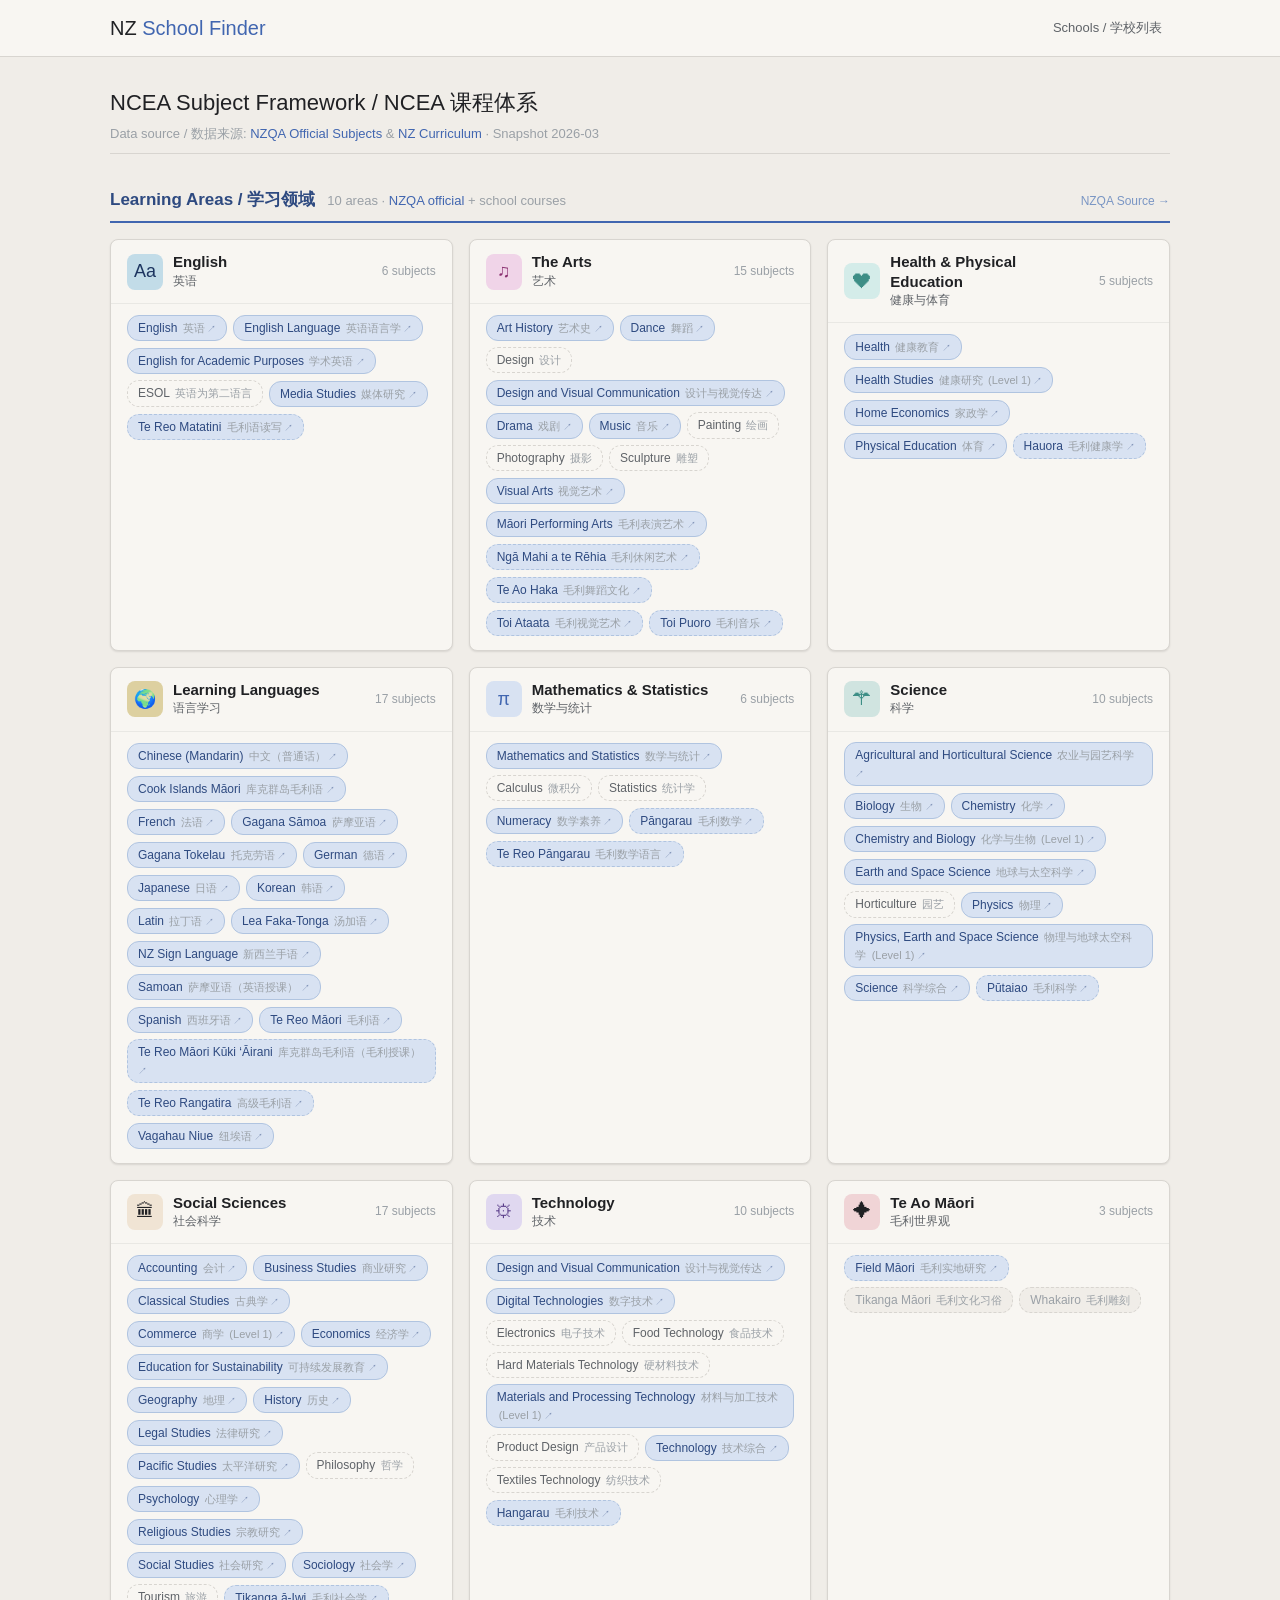
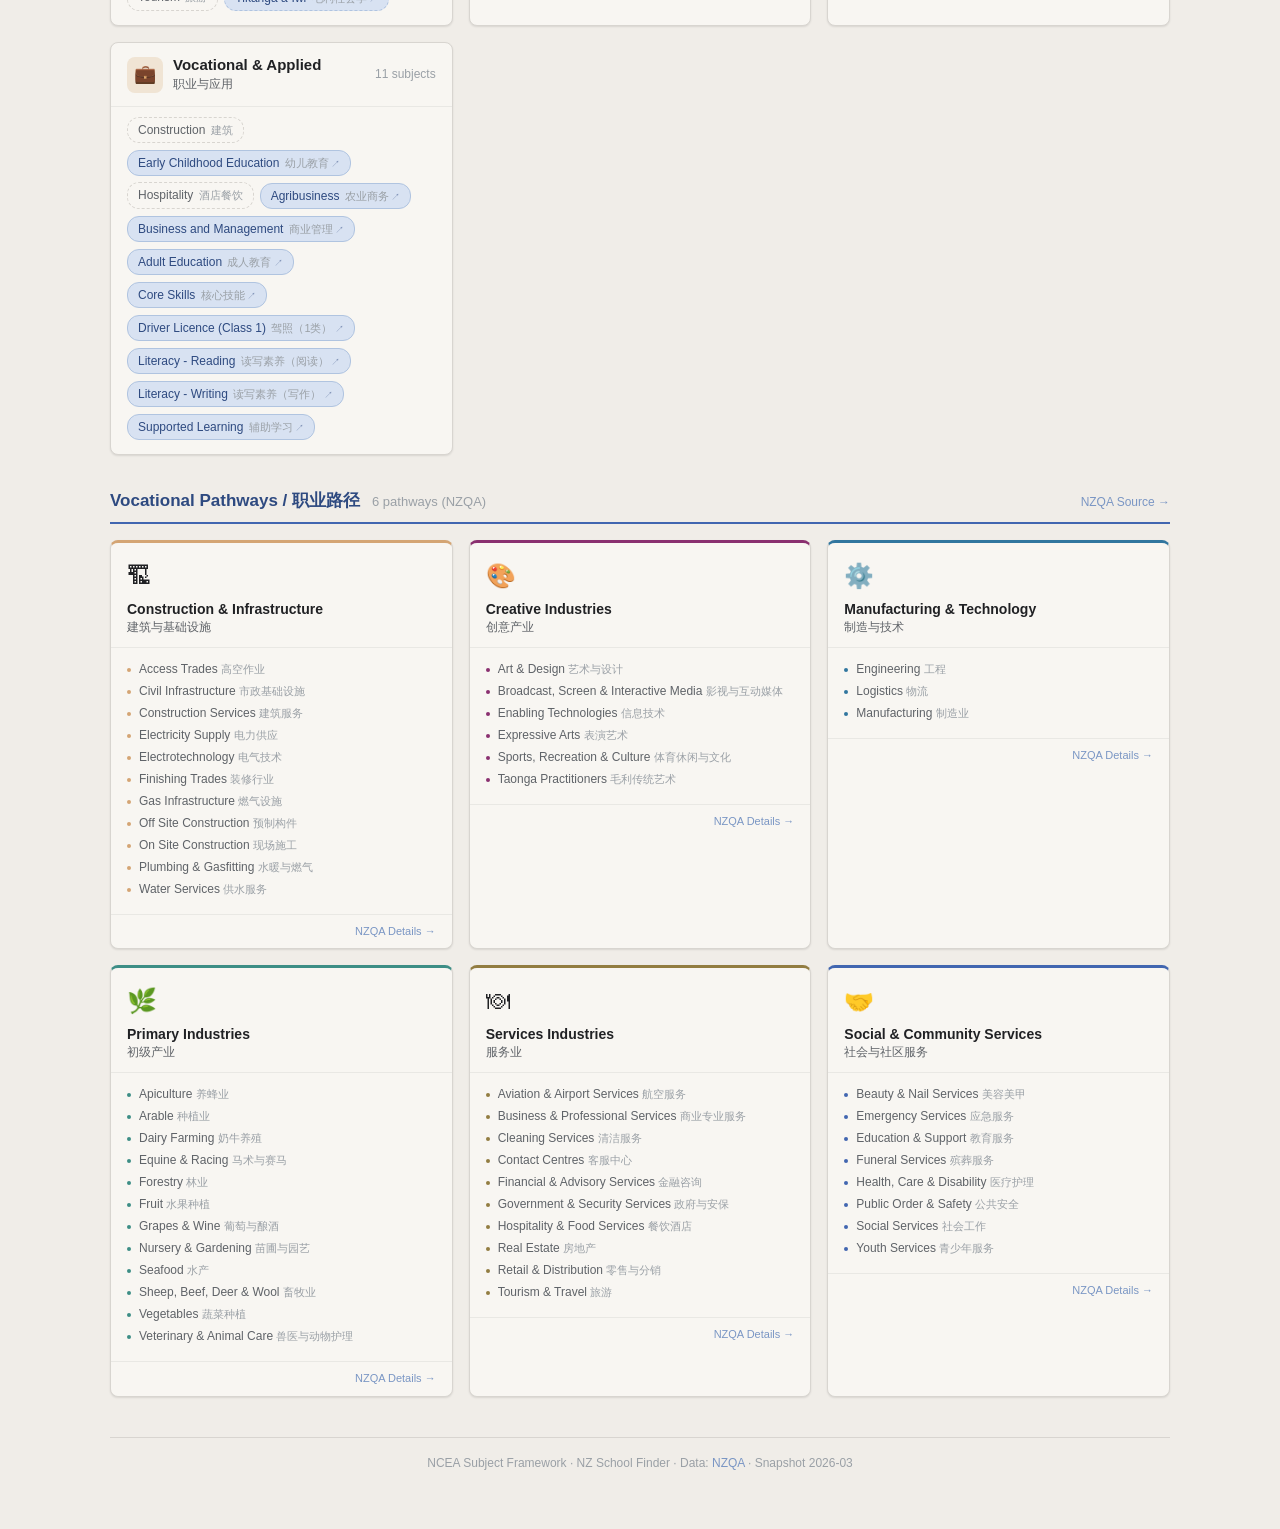
<file: subjects.html>
<!DOCTYPE html>
<html lang="zh-CN">
<head>
<meta charset="UTF-8">
<meta name="viewport" content="width=device-width, initial-scale=1.0">
<title>NCEA Subject Framework / NCEA 课程体系</title>
<style>
/* ── 千里江山图配色系统 ── */
:root {
  --primary: #4166B0;
  --primary-light: #d8e2f2;
  --primary-dark: #2e4a80;
  --primary-lightest: #b0c4e0;
  --primary-muted: #7a96c4;
  --blue-1: #1D3560; --blue-2: #254D78; --blue-3: #31769F; --blue-4: #4088B0;
  --blue-5: #7AB0C8; --blue-6: #8CBBD0; --blue-7: #9EC6D8; --blue-8: #B0D1E0; --blue-9: #C2DCE8;
  --teal-1: #3d8e86; --teal-2: #5da39d; --teal-3: #88bfb8; --teal-4: #a4c9cc; --teal-5: #b0d0cc; --teal-6: #d0e4e0;
  --gold-1: #927D41; --gold-2: #B3A259; --gold-3: #CCBC80; --gold-4: #DDD0A0;
  --success: #3d8e86; --success-light: #d4ece9;
  --warning: #c04851; --warning-light: #f0d4d6;
  --neutral: #d4a574; --neutral-light: #f0e4d4;
  --bg: #F0EDE8; --card-bg: #F8F6F2; --text: #202124; --text-secondary: #5f6368; --text-muted: #9aa0a6;
  --border: #D8D5D0; --border-light: rgba(0,0,0,0.06);
  --radius: 8px;
  --shadow: 0 1px 2px 0 rgba(0,0,0,0.1);
  --shadow-md: 0 1px 3px 0 rgba(0,0,0,0.15), 0 1px 2px -1px rgba(0,0,0,0.1);
  --shadow-lg: 0 1px 2px 0 rgba(60,64,67,0.3), 0 2px 6px 2px rgba(60,64,67,0.15);
  --transition: 0.2s ease;
}

*, *::before, *::after { box-sizing: border-box; margin: 0; padding: 0; }

body {
  font-family: 'Google Sans', Roboto, -apple-system, BlinkMacSystemFont, 'Noto Sans SC', sans-serif;
  background: var(--bg);
  color: var(--text);
  line-height: 1.6;
  min-height: 100vh;
}

/* ── Header ── */
.header {
  background: var(--card-bg);
  position: sticky;
  top: 0;
  z-index: 100;
  border-bottom: 1px solid var(--border);
}
.header-inner {
  max-width: 1100px;
  margin: 0 auto;
  padding: 12px 20px;
  display: flex;
  align-items: center;
  justify-content: space-between;
}
.brand {
  font-size: 20px;
  font-weight: 400;
  color: var(--text);
  text-decoration: none;
}
.brand span { color: var(--primary); font-weight: 500; }
.header-links {
  display: flex;
  gap: 16px;
  align-items: center;
}
.header-links a {
  color: var(--text-secondary);
  text-decoration: none;
  font-size: 13px;
  padding: 4px 8px;
  border-radius: 4px;
  transition: var(--transition);
}
.header-links a:hover { background: var(--border-light); color: var(--primary); }

/* ── Container ── */
.container { max-width: 1100px; margin: 0 auto; padding: 0 20px 40px; }

/* ── Page Title ── */
.page-title {
  padding: 28px 0 8px;
  border-bottom: 1px solid var(--border);
  margin-bottom: 24px;
}
.page-title h1 {
  font-size: 22px;
  font-weight: 500;
  color: var(--text);
  margin-bottom: 4px;
}
.page-title p {
  font-size: 13px;
  color: var(--text-muted);
}
.page-title a { color: var(--primary); text-decoration: none; }
.page-title a:hover { text-decoration: underline; }

/* ── Section Title ── */
.section-title {
  display: flex;
  align-items: baseline;
  gap: 12px;
  margin: 32px 0 16px;
  padding-bottom: 8px;
  border-bottom: 2px solid var(--primary);
}
.section-title h2 {
  font-size: 17px;
  font-weight: 600;
  color: var(--primary-dark);
}
.section-title .subtitle {
  font-size: 13px;
  color: var(--text-muted);
  font-weight: 400;
}
.section-title .source-link {
  margin-left: auto;
  font-size: 12px;
  color: var(--primary-muted);
  text-decoration: none;
}
.section-title .source-link:hover { text-decoration: underline; color: var(--primary); }

/* ── Card Grid ── */
.card-grid {
  display: grid;
  grid-template-columns: repeat(auto-fill, minmax(320px, 1fr));
  gap: 16px;
}

/* ── Learning Area Card ── */
.area-card {
  background: var(--card-bg);
  border: 1px solid var(--border);
  border-radius: var(--radius);
  box-shadow: var(--shadow);
  overflow: hidden;
  transition: var(--transition);
}
.area-card:hover {
  box-shadow: var(--shadow-md);
  border-color: var(--primary-lightest);
}
.area-card-header {
  padding: 12px 16px;
  border-bottom: 1px solid var(--border-light);
  display: flex;
  align-items: center;
  gap: 10px;
}
.area-icon {
  width: 36px;
  height: 36px;
  border-radius: 8px;
  display: flex;
  align-items: center;
  justify-content: center;
  font-size: 18px;
  flex-shrink: 0;
}
.area-card-header .area-name {
  font-size: 15px;
  font-weight: 600;
  color: var(--text);
  line-height: 1.3;
}
.area-card-header .area-name-cn {
  font-size: 12px;
  color: var(--text-secondary);
  font-weight: 400;
}
.area-card-header .area-count {
  margin-left: auto;
  font-size: 12px;
  color: var(--text-muted);
  white-space: nowrap;
}
.area-card-body {
  padding: 10px 16px 14px;
}
.subject-list {
  list-style: none;
  display: flex;
  flex-wrap: wrap;
  gap: 6px;
}
.subject-tag {
  display: inline-block;
  padding: 3px 10px;
  font-size: 12px;
  border-radius: 12px;
  border: 1px solid var(--border);
  color: var(--text-secondary);
  background: var(--bg);
  transition: var(--transition);
  cursor: default;
  line-height: 1.5;
}
.subject-tag:hover {
  border-color: var(--primary-lightest);
  color: var(--primary);
  background: var(--primary-light);
}
.subject-tag.school-course {
  border-style: dashed;
  background: transparent;
}
a.subject-tag.has-link {
  text-decoration: none;
  cursor: pointer;
  border-color: var(--primary-lightest);
  color: var(--primary-dark);
  background: var(--primary-light);
}
a.subject-tag.has-link::after {
  content: ' ↗';
  font-size: 9px;
  opacity: 0.5;
}
a.subject-tag.has-link:hover {
  border-color: var(--primary);
  color: var(--primary);
  background: var(--primary-light);
}
a.subject-tag.has-link:hover::after {
  opacity: 1;
}
.subject-tag .cn {
  color: var(--text-muted);
  font-size: 11px;
  margin-left: 2px;
}
.subject-tag.te-reo {
  border-style: dashed;
  color: var(--text-muted);
}
.subject-tag.te-reo:hover {
  border-color: var(--teal-3);
  color: var(--teal-1);
  background: var(--teal-6);
}

/* ── Vocational Pathway Card ── */
.pathway-card {
  background: var(--card-bg);
  border: 1px solid var(--border);
  border-radius: var(--radius);
  box-shadow: var(--shadow);
  overflow: hidden;
  transition: var(--transition);
}
.pathway-card:hover {
  box-shadow: var(--shadow-md);
}
.pathway-card-header {
  padding: 14px 16px 10px;
  border-bottom: 1px solid var(--border-light);
}
.pathway-card-header .pathway-icon {
  font-size: 24px;
  margin-bottom: 4px;
}
.pathway-card-header .pathway-name {
  font-size: 14px;
  font-weight: 600;
  color: var(--text);
  line-height: 1.3;
}
.pathway-card-header .pathway-name-cn {
  font-size: 12px;
  color: var(--text-secondary);
  font-weight: 400;
}
.pathway-card-body {
  padding: 10px 16px 14px;
}
.sector-list {
  list-style: none;
}
.sector-list li {
  font-size: 12px;
  color: var(--text-secondary);
  padding: 2px 0;
  line-height: 1.5;
}
.sector-list li::before {
  content: '';
  display: inline-block;
  width: 4px;
  height: 4px;
  border-radius: 50%;
  margin-right: 8px;
  vertical-align: middle;
}
.sector-list li .cn {
  color: var(--text-muted);
  font-size: 11px;
}
.pathway-card .pathway-link {
  display: block;
  padding: 8px 16px;
  font-size: 11px;
  color: var(--primary-muted);
  text-decoration: none;
  border-top: 1px solid var(--border-light);
  text-align: right;
}
.pathway-card .pathway-link:hover { color: var(--primary); }

/* ── Color accents per Learning Area ── */
.area-card[data-area="english"] .area-icon { background: var(--blue-9); color: var(--blue-1); }
.area-card[data-area="arts"] .area-icon { background: #f0d4e8; color: #8a3070; }
.area-card[data-area="health"] .area-icon { background: var(--success-light); color: var(--success); }
.area-card[data-area="languages"] .area-icon { background: var(--gold-4); color: var(--gold-1); }
.area-card[data-area="maths"] .area-icon { background: var(--primary-light); color: var(--primary); }
.area-card[data-area="science"] .area-icon { background: var(--teal-6); color: var(--teal-1); }
.area-card[data-area="social"] .area-icon { background: var(--neutral-light); color: var(--neutral-dark); }
.area-card[data-area="technology"] .area-icon { background: #e0d8f0; color: #5a3d8a; }
.area-card[data-area="maori"] .area-icon { background: var(--warning-light); color: var(--warning-dark); }
.area-card[data-area="vocational"] .area-icon { background: var(--neutral-light); color: var(--gold-1); }

/* ── Color accents per Vocational Pathway ── */
.pathway-card[data-pathway="construction"] { border-top: 3px solid var(--neutral); }
.pathway-card[data-pathway="construction"] .sector-list li::before { background: var(--neutral); }
.pathway-card[data-pathway="creative"] { border-top: 3px solid #8a3070; }
.pathway-card[data-pathway="creative"] .sector-list li::before { background: #8a3070; }
.pathway-card[data-pathway="manufacturing"] { border-top: 3px solid var(--blue-3); }
.pathway-card[data-pathway="manufacturing"] .sector-list li::before { background: var(--blue-3); }
.pathway-card[data-pathway="primary"] { border-top: 3px solid var(--success); }
.pathway-card[data-pathway="primary"] .sector-list li::before { background: var(--success); }
.pathway-card[data-pathway="services"] { border-top: 3px solid var(--gold-1); }
.pathway-card[data-pathway="services"] .sector-list li::before { background: var(--gold-1); }
.pathway-card[data-pathway="social"] { border-top: 3px solid var(--primary); }
.pathway-card[data-pathway="social"] .sector-list li::before { background: var(--primary); }

/* ── Footer ── */
.page-footer {
  margin-top: 40px;
  padding: 16px 0;
  border-top: 1px solid var(--border);
  text-align: center;
  font-size: 12px;
  color: var(--text-muted);
}
.page-footer a { color: var(--primary-muted); text-decoration: none; }
.page-footer a:hover { text-decoration: underline; }

/* ── Responsive ── */
@media (max-width: 700px) {
  .card-grid { grid-template-columns: 1fr; }
  .section-title { flex-wrap: wrap; }
  .section-title .source-link { margin-left: 0; }
  .header-inner { flex-wrap: wrap; gap: 8px; }
}
</style>
</head>
<body>

<!-- ── Header ── -->
<div class="header">
  <div class="header-inner">
    <a href="index.html" class="brand">NZ <span>School Finder</span></a>
    <div class="header-links">
      <a href="index.html">Schools / 学校列表</a>
    </div>
  </div>
</div>

<!-- ── Main Content ── -->
<div class="container">

  <div class="page-title">
    <h1>NCEA Subject Framework / NCEA 课程体系</h1>
    <p>Data source / 数据来源: <a href="https://www2.nzqa.govt.nz/ncea/subjects/select-subject/" target="_blank" rel="noopener">NZQA Official Subjects</a> &amp; <a href="https://newzealandcurriculum.tahurangi.education.govt.nz/" target="_blank" rel="noopener">NZ Curriculum</a> &middot; Snapshot 2026-03</p>
  </div>

  <!-- ════════════════════════════════════════════════════ -->
  <!--  SECTION 1: NCEA Learning Areas & Subjects          -->
  <!-- ════════════════════════════════════════════════════ -->
  <div class="section-title">
    <h2>Learning Areas / 学习领域</h2>
    <span class="subtitle">10 areas &middot; <span style="color:var(--primary)">NZQA official</span> + <span style="color:var(--text-muted)">school courses</span></span>
    <a class="source-link" href="https://www2.nzqa.govt.nz/ncea/subjects/select-subject/" target="_blank" rel="noopener">NZQA Source &rarr;</a>
  </div>

  <div class="card-grid" id="area-grid"></div>

  <!-- ════════════════════════════════════════════════════ -->
  <!--  SECTION 2: NCEA Vocational Pathways                -->
  <!-- ════════════════════════════════════════════════════ -->
  <div class="section-title">
    <h2>Vocational Pathways / 职业路径</h2>
    <span class="subtitle">6 pathways (NZQA)</span>
    <a class="source-link" href="https://www2.nzqa.govt.nz/ncea/understanding-secondary-quals/vocational-pathways/" target="_blank" rel="noopener">NZQA Source &rarr;</a>
  </div>

  <div class="card-grid" id="pathway-grid"></div>

  <!-- ── Footer ── -->
  <div class="page-footer">
    NCEA Subject Framework &middot; NZ School Finder &middot;
    Data: <a href="https://www2.nzqa.govt.nz/ncea/subjects/" target="_blank" rel="noopener">NZQA</a> &middot; Snapshot 2026-03
  </div>

</div>

<script>
// ════════════════════════════════════════════════════════════
//  NZQA Learning Areas → Subjects (Snapshot 2026-03)
//  Source: https://www2.nzqa.govt.nz/ncea/subjects/select-subject/
//  NZ Curriculum: 8 Learning Areas
// ════════════════════════════════════════════════════════════

const NZ = 'https://www2.nzqa.govt.nz/ncea/subjects/select-subject/';

const LEARNING_AREAS = [
  {
    key: 'english',
    name: 'English',
    nameCn: '英语',
    icon: 'Aa',
    subjects: [
      { name: 'English', cn: '英语', nzqa: true, url: NZ+'english/' },
      { name: 'English Language', cn: '英语语言学', nzqa: true, url: NZ+'english-language/' },
      { name: 'English for Academic Purposes', cn: '学术英语', nzqa: true, url: NZ+'english-for-academic-purposes/' },
      { name: 'ESOL', cn: '英语为第二语言' },
      { name: 'Media Studies', cn: '媒体研究', nzqa: true, url: NZ+'media-studies/' },
      { name: 'Te Reo Matatini', cn: '毛利语读写', nzqa: true, teReo: true, url: NZ+'te-reo-matatini/' },
    ]
  },
  {
    key: 'arts',
    name: 'The Arts',
    nameCn: '艺术',
    icon: '\u266B',
    subjects: [
      { name: 'Art History', cn: '艺术史', nzqa: true, url: NZ+'art-history/' },
      { name: 'Dance', cn: '舞蹈', nzqa: true, url: NZ+'dance/' },
      { name: 'Design', cn: '设计' },
      { name: 'Design and Visual Communication', cn: '设计与视觉传达', nzqa: true, url: NZ+'design-and-visual-communication/' },
      { name: 'Drama', cn: '戏剧', nzqa: true, url: NZ+'drama/' },
      { name: 'Music', cn: '音乐', nzqa: true, url: NZ+'music/' },
      { name: 'Painting', cn: '绘画' },
      { name: 'Photography', cn: '摄影' },
      { name: 'Sculpture', cn: '雕塑' },
      { name: 'Visual Arts', cn: '视觉艺术', nzqa: true, url: NZ+'visual-arts/' },
      { name: 'M\u0101ori Performing Arts', cn: '毛利表演艺术', nzqa: true, url: NZ+'maori-performing-arts/' },
      { name: 'Ng\u0101 Mahi a te R\u0113hia', cn: '毛利休闲艺术', nzqa: true, teReo: true, url: NZ+'nga-mahi-a-te-rehia/' },
      { name: 'Te Ao Haka', cn: '毛利舞蹈文化', nzqa: true, teReo: true, url: NZ+'te-ao-haka/' },
      { name: 'Toi Ataata', cn: '毛利视觉艺术', nzqa: true, teReo: true, url: NZ+'toi-ataata/' },
      { name: 'Toi Puoro', cn: '毛利音乐', nzqa: true, teReo: true, url: NZ+'toi-puoro/' },
    ]
  },
  {
    key: 'health',
    name: 'Health & Physical Education',
    nameCn: '健康与体育',
    icon: '\u2764',
    subjects: [
      { name: 'Health', cn: '健康教育', nzqa: true, url: NZ+'health/' },
      { name: 'Health Studies', cn: '健康研究', nzqa: true, url: NZ+'health-studies/', note: 'Level 1' },
      { name: 'Home Economics', cn: '家政学', nzqa: true, url: NZ+'home-economics/' },
      { name: 'Physical Education', cn: '体育', nzqa: true, url: NZ+'physical-education/' },
      { name: 'Hauora', cn: '毛利健康学', nzqa: true, teReo: true, url: NZ+'hauora/' },
    ]
  },
  {
    key: 'languages',
    name: 'Learning Languages',
    nameCn: '语言学习',
    icon: '\uD83C\uDF0D',
    subjects: [
      { name: 'Chinese (Mandarin)', cn: '中文（普通话）', nzqa: true, url: NZ+'chinese/' },
      { name: 'Cook Islands M\u0101ori', cn: '库克群岛毛利语', nzqa: true, url: NZ+'cook-islands-maori/' },
      { name: 'French', cn: '法语', nzqa: true, url: NZ+'french/' },
      { name: 'Gagana S\u0101moa', cn: '萨摩亚语', nzqa: true, url: NZ+'gagana-samoa/' },
      { name: 'Gagana Tokelau', cn: '托克劳语', nzqa: true, url: NZ+'gagana-tokelau/' },
      { name: 'German', cn: '德语', nzqa: true, url: NZ+'german/' },
      { name: 'Japanese', cn: '日语', nzqa: true, url: NZ+'japanese/' },
      { name: 'Korean', cn: '韩语', nzqa: true, url: NZ+'korean/' },
      { name: 'Latin', cn: '拉丁语', nzqa: true, url: NZ+'latin/' },
      { name: 'Lea Faka-Tonga', cn: '汤加语', nzqa: true, url: NZ+'lea-faka-tonga/' },
      { name: 'NZ Sign Language', cn: '新西兰手语', nzqa: true, url: NZ+'new-zealand-sign-language/' },
      { name: 'Samoan', cn: '萨摩亚语（英语授课）', nzqa: true, url: NZ+'samoan/' },
      { name: 'Spanish', cn: '西班牙语', nzqa: true, url: NZ+'spanish/' },
      { name: 'Te Reo M\u0101ori', cn: '毛利语', nzqa: true, url: NZ+'te-reo-maori/' },
      { name: 'Te Reo M\u0101ori K\u016Bki \u2018\u0100irani', cn: '库克群岛毛利语（毛利授课）', nzqa: true, teReo: true, url: NZ+'te-reo-maori-kuki-airani/' },
      { name: 'Te Reo Rangatira', cn: '高级毛利语', nzqa: true, teReo: true, url: NZ+'te-reo-rangatira/' },
      { name: 'Vagahau Niue', cn: '纽埃语', nzqa: true, url: NZ+'vagahau-niue/' },
    ]
  },
  {
    key: 'maths',
    name: 'Mathematics & Statistics',
    nameCn: '数学与统计',
    icon: '\u03C0',
    subjects: [
      { name: 'Mathematics and Statistics', cn: '数学与统计', nzqa: true, url: NZ+'mathematics-and-statistics/' },
      { name: 'Calculus', cn: '微积分' },
      { name: 'Statistics', cn: '统计学' },
      { name: 'Numeracy', cn: '数学素养', nzqa: true, url: NZ+'numeracy/' },
      { name: 'P\u0101ngarau', cn: '毛利数学', nzqa: true, teReo: true, url: NZ+'pangarau/' },
      { name: 'Te Reo P\u0101ngarau', cn: '毛利数学语言', nzqa: true, teReo: true, url: NZ+'te-reo-pangarau/' },
    ]
  },
  {
    key: 'science',
    name: 'Science',
    nameCn: '科学',
    icon: '\u269A',
    subjects: [
      { name: 'Agricultural and Horticultural Science', cn: '农业与园艺科学', nzqa: true, url: NZ+'agricultural-and-horticultural-science/' },
      { name: 'Biology', cn: '生物', nzqa: true, url: NZ+'biology/' },
      { name: 'Chemistry', cn: '化学', nzqa: true, url: NZ+'chemistry/' },
      { name: 'Chemistry and Biology', cn: '化学与生物', nzqa: true, url: NZ+'chemistry-and-biology/', note: 'Level 1' },
      { name: 'Earth and Space Science', cn: '地球与太空科学', nzqa: true, url: NZ+'earth-and-space-science/' },
      { name: 'Horticulture', cn: '园艺' },
      { name: 'Physics', cn: '物理', nzqa: true, url: NZ+'physics/' },
      { name: 'Physics, Earth and Space Science', cn: '物理与地球太空科学', nzqa: true, url: NZ+'physics-earth-and-space-science/', note: 'Level 1' },
      { name: 'Science', cn: '科学综合', nzqa: true, url: NZ+'science/' },
      { name: 'P\u016Btaiao', cn: '毛利科学', nzqa: true, teReo: true, url: NZ+'putaiao/' },
    ]
  },
  {
    key: 'social',
    name: 'Social Sciences',
    nameCn: '社会科学',
    icon: '\uD83C\uDFDB',
    subjects: [
      { name: 'Accounting', cn: '会计', nzqa: true, url: NZ+'accounting/' },
      { name: 'Business Studies', cn: '商业研究', nzqa: true, url: NZ+'business-studies/' },
      { name: 'Classical Studies', cn: '古典学', nzqa: true, url: NZ+'classical-studies/' },
      { name: 'Commerce', cn: '商学', nzqa: true, url: NZ+'commerce/', note: 'Level 1' },
      { name: 'Economics', cn: '经济学', nzqa: true, url: NZ+'economics/' },
      { name: 'Education for Sustainability', cn: '可持续发展教育', nzqa: true, url: NZ+'education-for-sustainability/' },
      { name: 'Geography', cn: '地理', nzqa: true, url: NZ+'geography/' },
      { name: 'History', cn: '历史', nzqa: true, url: NZ+'history/' },
      { name: 'Legal Studies', cn: '法律研究', nzqa: true, url: NZ+'legal-studies/' },
      { name: 'Pacific Studies', cn: '太平洋研究', nzqa: true, url: NZ+'pacific-studies/' },
      { name: 'Philosophy', cn: '哲学' },
      { name: 'Psychology', cn: '心理学', nzqa: true, url: NZ+'psychology/' },
      { name: 'Religious Studies', cn: '宗教研究', nzqa: true, url: NZ+'religious-studies/' },
      { name: 'Social Studies', cn: '社会研究', nzqa: true, url: NZ+'social-studies/' },
      { name: 'Sociology', cn: '社会学', nzqa: true, url: NZ+'sociology/' },
      { name: 'Tourism', cn: '旅游' },
      { name: 'Tikanga \u0101-Iwi', cn: '毛利社会学', nzqa: true, teReo: true, url: NZ+'tikanga-a-iwi/' },
    ]
  },
  {
    key: 'technology',
    name: 'Technology',
    nameCn: '技术',
    icon: '\u2699',
    subjects: [
      { name: 'Design and Visual Communication', cn: '设计与视觉传达', nzqa: true, url: NZ+'design-and-visual-communication/' },
      { name: 'Digital Technologies', cn: '数字技术', nzqa: true, url: NZ+'digital-technologies/' },
      { name: 'Electronics', cn: '电子技术' },
      { name: 'Food Technology', cn: '食品技术' },
      { name: 'Hard Materials Technology', cn: '硬材料技术' },
      { name: 'Materials and Processing Technology', cn: '材料与加工技术', nzqa: true, url: NZ+'materials-and-processing-technology/', note: 'Level 1' },
      { name: 'Product Design', cn: '产品设计' },
      { name: 'Technology', cn: '技术综合', nzqa: true, url: NZ+'technology/' },
      { name: 'Textiles Technology', cn: '纺织技术' },
      { name: 'Hangarau', cn: '毛利技术', nzqa: true, teReo: true, url: NZ+'hangarau/' },
    ]
  },
  {
    key: 'maori',
    name: 'Te Ao M\u0101ori',
    nameCn: '毛利世界观',
    icon: '\u2726',
    subjects: [
      { name: 'Field M\u0101ori', cn: '毛利实地研究', nzqa: true, teReo: true, url: NZ+'field-maori/' },
      { name: 'Tikanga M\u0101ori', cn: '毛利文化习俗', teReo: true },
      { name: 'Whakairo', cn: '毛利雕刻', teReo: true },
    ]
  },
  {
    key: 'vocational',
    name: 'Vocational & Applied',
    nameCn: '职业与应用',
    icon: '\uD83D\uDCBC',
    subjects: [
      { name: 'Construction', cn: '建筑' },
      { name: 'Early Childhood Education', cn: '幼儿教育', nzqa: true, url: NZ+'early-childhood-education/' },
      { name: 'Hospitality', cn: '酒店餐饮' },
      { name: 'Agribusiness', cn: '农业商务', nzqa: true, url: NZ+'agribusiness/' },
      { name: 'Business and Management', cn: '商业管理', nzqa: true, url: NZ+'business-and-management/' },
      { name: 'Adult Education', cn: '成人教育', nzqa: true, url: NZ+'adult-education/' },
      { name: 'Core Skills', cn: '核心技能', nzqa: true, url: NZ+'core-skills/' },
      { name: 'Driver Licence (Class 1)', cn: '驾照（1类）', nzqa: true, url: NZ+'driver-licence/' },
      { name: 'Literacy - Reading', cn: '读写素养（阅读）', nzqa: true, url: NZ+'literacy-reading/' },
      { name: 'Literacy - Writing', cn: '读写素养（写作）', nzqa: true, url: NZ+'literacy-writing/' },
      { name: 'Supported Learning', cn: '辅助学习', nzqa: true, url: NZ+'supported-learning/' },
    ]
  }
];

// ════════════════════════════════════════════════════════════
//  NZQA Vocational Pathways (6 Pathways + Sectors)
//  Source: https://www2.nzqa.govt.nz/ncea/understanding-secondary-quals/vocational-pathways/
// ════════════════════════════════════════════════════════════

const VOCATIONAL_PATHWAYS = [
  {
    key: 'construction',
    name: 'Construction & Infrastructure',
    nameCn: '建筑与基础设施',
    icon: '\uD83C\uDFD7',
    sourceUrl: 'https://youthguarantee.education.govt.nz/initiatives/vocational-pathways/learning-and-working-in-construction-and-infrastructure-industries/',
    sectors: [
      { name: 'Access Trades', cn: '高空作业' },
      { name: 'Civil Infrastructure', cn: '市政基础设施' },
      { name: 'Construction Services', cn: '建筑服务' },
      { name: 'Electricity Supply', cn: '电力供应' },
      { name: 'Electrotechnology', cn: '电气技术' },
      { name: 'Finishing Trades', cn: '装修行业' },
      { name: 'Gas Infrastructure', cn: '燃气设施' },
      { name: 'Off Site Construction', cn: '预制构件' },
      { name: 'On Site Construction', cn: '现场施工' },
      { name: 'Plumbing & Gasfitting', cn: '水暖与燃气' },
      { name: 'Water Services', cn: '供水服务' },
    ]
  },
  {
    key: 'creative',
    name: 'Creative Industries',
    nameCn: '创意产业',
    icon: '\uD83C\uDFA8',
    sourceUrl: 'https://youthguarantee.education.govt.nz/initiatives/vocational-pathways/learning-and-working-in-the-creative-industries/',
    sectors: [
      { name: 'Art & Design', cn: '艺术与设计' },
      { name: 'Broadcast, Screen & Interactive Media', cn: '影视与互动媒体' },
      { name: 'Enabling Technologies', cn: '信息技术' },
      { name: 'Expressive Arts', cn: '表演艺术' },
      { name: 'Sports, Recreation & Culture', cn: '体育休闲与文化' },
      { name: 'Taonga Practitioners', cn: '毛利传统艺术' },
    ]
  },
  {
    key: 'manufacturing',
    name: 'Manufacturing & Technology',
    nameCn: '制造与技术',
    icon: '\u2699\uFE0F',
    sourceUrl: 'https://youthguarantee.education.govt.nz/initiatives/vocational-pathways/learning-and-working-in-manufacturing-and-technology-industries/',
    sectors: [
      { name: 'Engineering', cn: '工程' },
      { name: 'Logistics', cn: '物流' },
      { name: 'Manufacturing', cn: '制造业' },
    ]
  },
  {
    key: 'primary',
    name: 'Primary Industries',
    nameCn: '初级产业',
    icon: '\uD83C\uDF3F',
    sourceUrl: 'https://youthguarantee.education.govt.nz/initiatives/vocational-pathways/learning-and-working-in-the-primary-industries/',
    sectors: [
      { name: 'Apiculture', cn: '养蜂业' },
      { name: 'Arable', cn: '种植业' },
      { name: 'Dairy Farming', cn: '奶牛养殖' },
      { name: 'Equine & Racing', cn: '马术与赛马' },
      { name: 'Forestry', cn: '林业' },
      { name: 'Fruit', cn: '水果种植' },
      { name: 'Grapes & Wine', cn: '葡萄与酿酒' },
      { name: 'Nursery & Gardening', cn: '苗圃与园艺' },
      { name: 'Seafood', cn: '水产' },
      { name: 'Sheep, Beef, Deer & Wool', cn: '畜牧业' },
      { name: 'Vegetables', cn: '蔬菜种植' },
      { name: 'Veterinary & Animal Care', cn: '兽医与动物护理' },
    ]
  },
  {
    key: 'services',
    name: 'Services Industries',
    nameCn: '服务业',
    icon: '\uD83C\uDF7D',
    sourceUrl: 'https://youthguarantee.education.govt.nz/initiatives/vocational-pathways/learning-and-working-in-the-service-industries/',
    sectors: [
      { name: 'Aviation & Airport Services', cn: '航空服务' },
      { name: 'Business & Professional Services', cn: '商业专业服务' },
      { name: 'Cleaning Services', cn: '清洁服务' },
      { name: 'Contact Centres', cn: '客服中心' },
      { name: 'Financial & Advisory Services', cn: '金融咨询' },
      { name: 'Government & Security Services', cn: '政府与安保' },
      { name: 'Hospitality & Food Services', cn: '餐饮酒店' },
      { name: 'Real Estate', cn: '房地产' },
      { name: 'Retail & Distribution', cn: '零售与分销' },
      { name: 'Tourism & Travel', cn: '旅游' },
    ]
  },
  {
    key: 'social',
    name: 'Social & Community Services',
    nameCn: '社会与社区服务',
    icon: '\uD83E\uDD1D',
    sourceUrl: 'https://youthguarantee.education.govt.nz/initiatives/vocational-pathways/learning-and-working-in-social-and-community-service-industries/',
    sectors: [
      { name: 'Beauty & Nail Services', cn: '美容美甲' },
      { name: 'Emergency Services', cn: '应急服务' },
      { name: 'Education & Support', cn: '教育服务' },
      { name: 'Funeral Services', cn: '殡葬服务' },
      { name: 'Health, Care & Disability', cn: '医疗护理' },
      { name: 'Public Order & Safety', cn: '公共安全' },
      { name: 'Social Services', cn: '社会工作' },
      { name: 'Youth Services', cn: '青少年服务' },
    ]
  }
];

// ════════════════════════════════════════════════════════════
//  Render
// ════════════════════════════════════════════════════════════

function esc(s) {
  const d = document.createElement('div');
  d.textContent = s;
  return d.innerHTML;
}

function renderAreaCards() {
  const grid = document.getElementById('area-grid');
  grid.innerHTML = LEARNING_AREAS.map(area => {
    const subjectTags = area.subjects.map(s => {
      let cls = 'subject-tag';
      if (s.teReo) cls += ' te-reo';
      else if (!s.nzqa) cls += ' school-course';
      const noteStr = s.note ? ` <span class="cn">(${esc(s.note)})</span>` : '';
      const content = `${esc(s.name)} <span class="cn">${esc(s.cn)}</span>${noteStr}`;
      if (s.url) {
        return `<li><a class="${cls} has-link" href="${s.url}" target="_blank" rel="noopener">${content}</a></li>`;
      }
      return `<li class="${cls}">${content}</li>`;
    }).join('');

    return `
      <div class="area-card" data-area="${area.key}">
        <div class="area-card-header">
          <div class="area-icon">${area.icon}</div>
          <div>
            <div class="area-name">${esc(area.name)}</div>
            <div class="area-name-cn">${esc(area.nameCn)}</div>
          </div>
          <div class="area-count">${area.subjects.length} subjects</div>
        </div>
        <div class="area-card-body">
          <ul class="subject-list">${subjectTags}</ul>
        </div>
      </div>`;
  }).join('');
}

function renderPathwayCards() {
  const grid = document.getElementById('pathway-grid');
  grid.innerHTML = VOCATIONAL_PATHWAYS.map(p => {
    const sectorItems = p.sectors.map(s =>
      `<li>${esc(s.name)} <span class="cn">${esc(s.cn)}</span></li>`
    ).join('');

    return `
      <div class="pathway-card" data-pathway="${p.key}">
        <div class="pathway-card-header">
          <div class="pathway-icon">${p.icon}</div>
          <div class="pathway-name">${esc(p.name)}</div>
          <div class="pathway-name-cn">${esc(p.nameCn)}</div>
        </div>
        <div class="pathway-card-body">
          <ul class="sector-list">${sectorItems}</ul>
        </div>
        <a class="pathway-link" href="${p.sourceUrl}" target="_blank" rel="noopener">NZQA Details &rarr;</a>
      </div>`;
  }).join('');
}

// ── Init ──
renderAreaCards();
renderPathwayCards();
</script>

</body>
</html>
</file>
